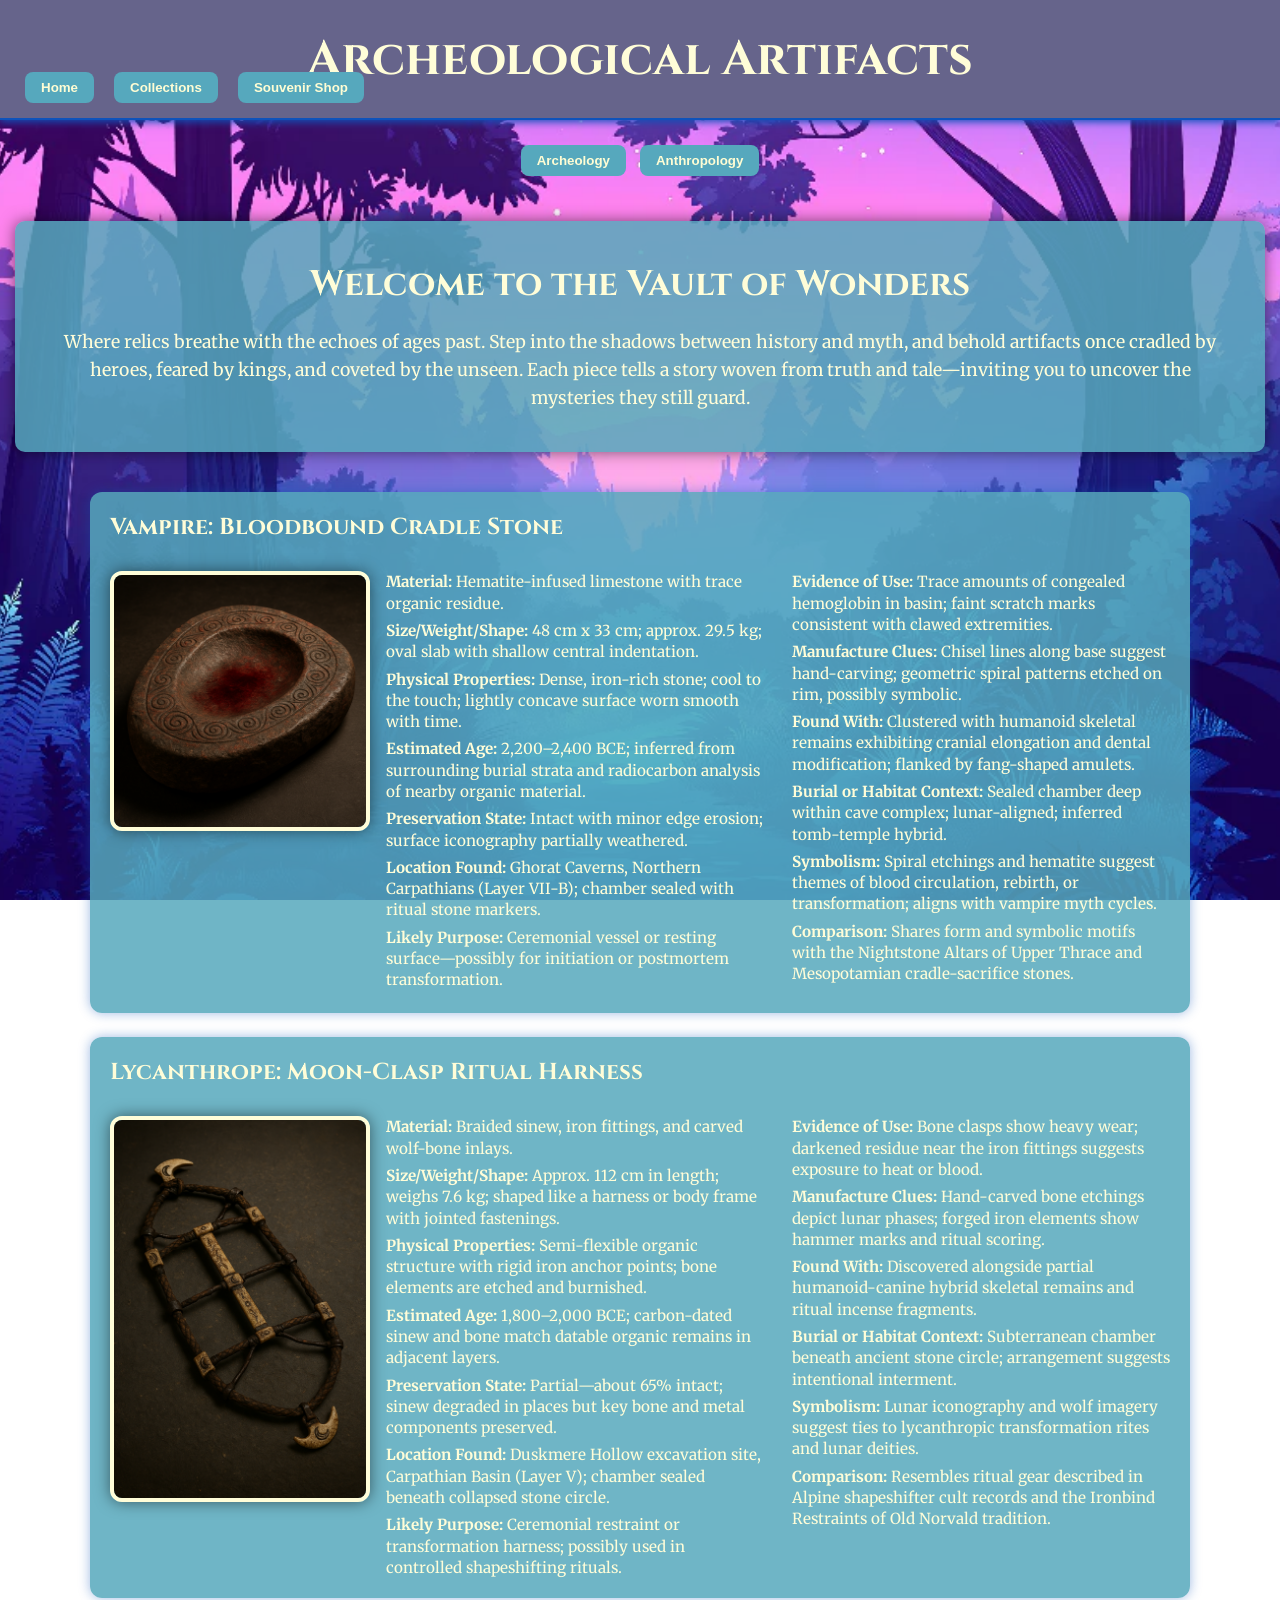
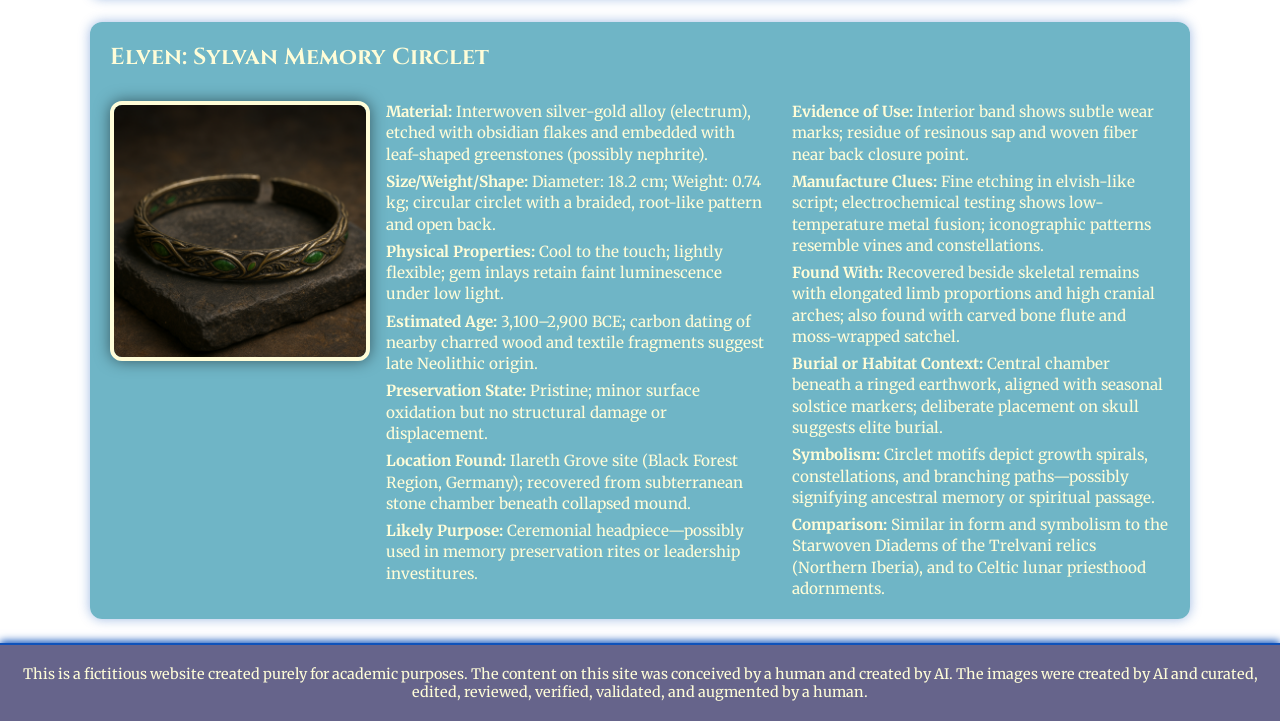
<file: index.html>
<!DOCTYPE html>
<html lang="en">
<head>
  <meta charset="UTF-8">
  <title>Mythical Creature Museum</title>
  <meta name="robots" content="noindex, nofollow">
  <meta name="author" content="Hayley Tymony">
  <link rel="stylesheet" type="text/css" href="css/archeology.css">
  <link href="https://fonts.googleapis.com/css2?family=Cinzel:wght@700&family=Merriweather:ital,wght@1,300&display=swap" rel="stylesheet">
</head>
<body>
  <div class="page-wrapper">
    <header>
      <h1>Archeological Artifacts</h1>
      <div class="nav-buttons">
        <button onclick="location.href='https://yelyaht.github.io/Museum/'">Home</button>
        <button onclick="location.href='https://yelyaht.github.io/Museum/html/collections.html'">Collections</button>
        <button onclick="location.href='https://yelyaht.github.io/SouvenirShop/'">Souvenir Shop</button>
      </div>
    </header>

    <div class="background-wrap">
      <div class="sub-nav-buttons">
        <button onclick="location.href='https://yelyaht.github.io/MuseumArAn/'">Archeology</button>
        <button onclick="location.href='html/anthropology.html'">Anthropology</button>
      </div>

      <main class="home-columns">
        <section class="hero">
          <h2>Welcome to the Vault of Wonders</h2>
          <p>Where relics breathe with the echoes of ages past. Step into the
            shadows between history and myth, and behold artifacts once cradled
            by heroes, feared by kings, and coveted by the unseen. Each piece
            tells a story woven from truth and tale—inviting you to uncover the
            mysteries they still guard.</p>
        </section>

        <div class="creature-grid">

          <!-- Artifact item 1 -->
          <section class="vampire-container">
            <div class="vampire-row">
              <h3><a href="https://yelyaht.github.io/MuseumV/">Vampire: Bloodbound Cradle Stone</a></h3>

              <div class="artifact-media">
                <img src="images/vamart.jpg" alt="Vampire Artifact">
              </div>

              <div class="artifact-text">
                <div class="spec-list">
                  <p><strong>Material:</strong> Hematite-infused limestone with trace organic residue.</p>
                  <p><strong>Size/Weight/Shape:</strong> 48 cm x 33 cm; approx. 29.5 kg; oval
                    slab with shallow central indentation.</p>
                  <p><strong>Physical Properties:</strong> Dense, iron-rich stone; cool to the touch;
                    lightly concave surface worn smooth with time.</p>
                  <p><strong>Estimated Age:</strong> 2,200–2,400 BCE; inferred from surrounding
                    burial strata and radiocarbon analysis of nearby organic material.</p>
                  <p><strong>Preservation State:</strong> Intact with minor edge erosion;
                    surface iconography partially weathered.</p>
                  <p><strong>Location Found:</strong> Ghorat Caverns, Northern Carpathians
                    (Layer VII-B); chamber sealed with ritual stone markers.</p>
                  <p><strong>Likely Purpose:</strong> Ceremonial vessel or resting
                    surface—possibly for initiation or postmortem transformation.</p>
                  <p><strong>Evidence of Use:</strong> Trace amounts of congealed hemoglobin
                    in basin; faint scratch marks consistent with clawed extremities.</p>
                  <p><strong>Manufacture Clues:</strong> Chisel lines along base suggest
                    hand-carving; geometric spiral patterns etched on rim, possibly symbolic.</p>
                  <p><strong>Found With:</strong> Clustered with humanoid skeletal remains
                    exhibiting cranial elongation and dental modification; flanked by fang-shaped
                    amulets.</p>
                  <p><strong>Burial or Habitat Context:</strong> Sealed chamber deep within
                    cave complex; lunar-aligned; inferred tomb-temple hybrid.</p>
                  <p><strong>Symbolism:</strong> Spiral etchings and hematite suggest themes
                    of blood circulation, rebirth, or transformation; aligns with vampire myth
                    cycles.</p>
                  <p><strong>Comparison:</strong> Shares form and symbolic motifs with the
                    Nightstone Altars of Upper Thrace and Mesopotamian cradle-sacrifice stones.</p>
                </div>
              </div>
            </div>
          </section>

          <!-- Artifact item 2 -->
          <section class="werewolf-container">
            <div class="werewolf-row">
              <h3><a href="https://yelyaht.github.io/Museum/html/werewolf.html">Lycanthrope: Moon-Clasp Ritual Harness</a></h3>

              <div class="artifact-media">
                <img src="images/werart.jpg" alt="Werewolf Artifact">
              </div>

              <div class="artifact-text">
                <div class="spec-list">
                  <p><strong>Material:</strong> Braided sinew, iron fittings, and carved
                    wolf-bone inlays.</p>
                  <p><strong>Size/Weight/Shape:</strong> Approx. 112 cm in length; weighs
                    7.6 kg; shaped like a harness or body frame with jointed fastenings.</p>
                  <p><strong>Physical Properties:</strong> Semi-flexible organic structure
                    with rigid iron anchor points; bone elements are etched and burnished.</p>
                  <p><strong>Estimated Age:</strong> 1,800–2,000 BCE; carbon-dated sinew
                    and bone match datable organic remains in adjacent layers.</p>
                  <p><strong>Preservation State:</strong> Partial—about 65% intact; sinew
                    degraded in places but key bone and metal components preserved.</p>
                  <p><strong>Location Found:</strong> Duskmere Hollow excavation site, Carpathian
                    Basin (Layer V); chamber sealed beneath collapsed stone circle.</p>
                  <p><strong>Likely Purpose:</strong> Ceremonial restraint or transformation harness;
                    possibly used in controlled shapeshifting rituals.</p>
                  <p><strong>Evidence of Use:</strong> Bone clasps show heavy wear; darkened
                    residue near the iron fittings suggests exposure to heat or blood.</p>
                  <p><strong>Manufacture Clues:</strong> Hand-carved bone etchings depict lunar phases;
                    forged iron elements show hammer marks and ritual scoring.</p>
                  <p><strong>Found With:</strong> Discovered alongside partial humanoid-canine
                    hybrid skeletal remains and ritual incense fragments.</p>
                  <p><strong>Burial or Habitat Context:</strong> Subterranean chamber beneath
                    ancient stone circle; arrangement suggests intentional interment.</p>
                  <p><strong>Symbolism:</strong> Lunar iconography and wolf imagery suggest ties to
                    lycanthropic transformation rites and lunar deities.</p>
                  <p><strong>Comparison:</strong> Resembles ritual gear described in Alpine
                    shapeshifter cult records and the Ironbind Restraints of Old Norvald tradition.</p>
                </div>
              </div>
            </div>
          </section>

          <!-- Artifact item 3 -->
          <section class="elven-container">
            <div class="elven-row">
              <h3><a href="https://yelyaht.github.io/MuseumE/">Elven: Sylvan Memory Circlet</a></h3>

              <div class="artifact-media">
                <img src="images/elfart.jpg" alt="Elven Artifact">
              </div>

              <div class="artifact-text">
                <div class="spec-list">
                  <p><strong>Material:</strong> Interwoven silver-gold alloy (electrum),
                    etched with obsidian flakes and embedded with leaf-shaped greenstones
                    (possibly nephrite).</p>
                  <p><strong>Size/Weight/Shape:</strong> Diameter: 18.2 cm; Weight: 0.74 kg;
                    circular circlet with a braided, root-like pattern and open back.</p>
                  <p><strong>Physical Properties:</strong> Cool to the touch; lightly
                    flexible; gem inlays retain faint luminescence under low light.</p>
                  <p><strong>Estimated Age:</strong> 3,100–2,900 BCE; carbon dating of
                    nearby charred wood and textile fragments suggest late Neolithic origin.</p>
                  <p><strong>Preservation State:</strong> Pristine; minor surface oxidation
                    but no structural damage or displacement.</p>
                  <p><strong>Location Found:</strong> Ilareth Grove site (Black Forest Region,
                    Germany); recovered from subterranean stone chamber beneath collapsed
                    mound.</p>
                  <p><strong>Likely Purpose:</strong> Ceremonial headpiece—possibly used
                    in memory preservation rites or leadership investitures.</p>
                  <p><strong>Evidence of Use:</strong> Interior band shows subtle wear
                    marks; residue of resinous sap and woven fiber near back closure point.</p>
                  <p><strong>Manufacture Clues:</strong> Fine etching in elvish-like script;
                    electrochemical testing shows low-temperature metal fusion; iconographic
                    patterns resemble vines and constellations.</p>
                  <p><strong>Found With:</strong> Recovered beside skeletal remains with
                    elongated limb proportions and high cranial arches; also found with carved
                    bone flute and moss-wrapped satchel.</p>
                  <p><strong>Burial or Habitat Context:</strong> Central chamber beneath
                    a ringed earthwork, aligned with seasonal solstice markers; deliberate
                    placement on skull suggests elite burial.</p>
                  <p><strong>Symbolism:</strong> Circlet motifs depict growth spirals,
                    constellations, and branching paths—possibly signifying ancestral memory
                    or spiritual passage.</p>
                  <p><strong>Comparison:</strong> Similar in form and symbolism to the
                    Starwoven Diadems of the Trelvani relics (Northern Iberia), and to
                    Celtic lunar priesthood adornments.</p>
                </div>
              </div>
            </div>
          </section>

        </div> 
      </main>
    </div> 

    <footer>
      <p>This is a fictitious website created purely for academic purposes. The
        content on this site was conceived by a human and created by AI. The
        images were created by AI and curated, edited, reviewed, verified,
        validated, and augmented by a human.</p>
    </footer>
  </div> 
</body>
</html>
</file>
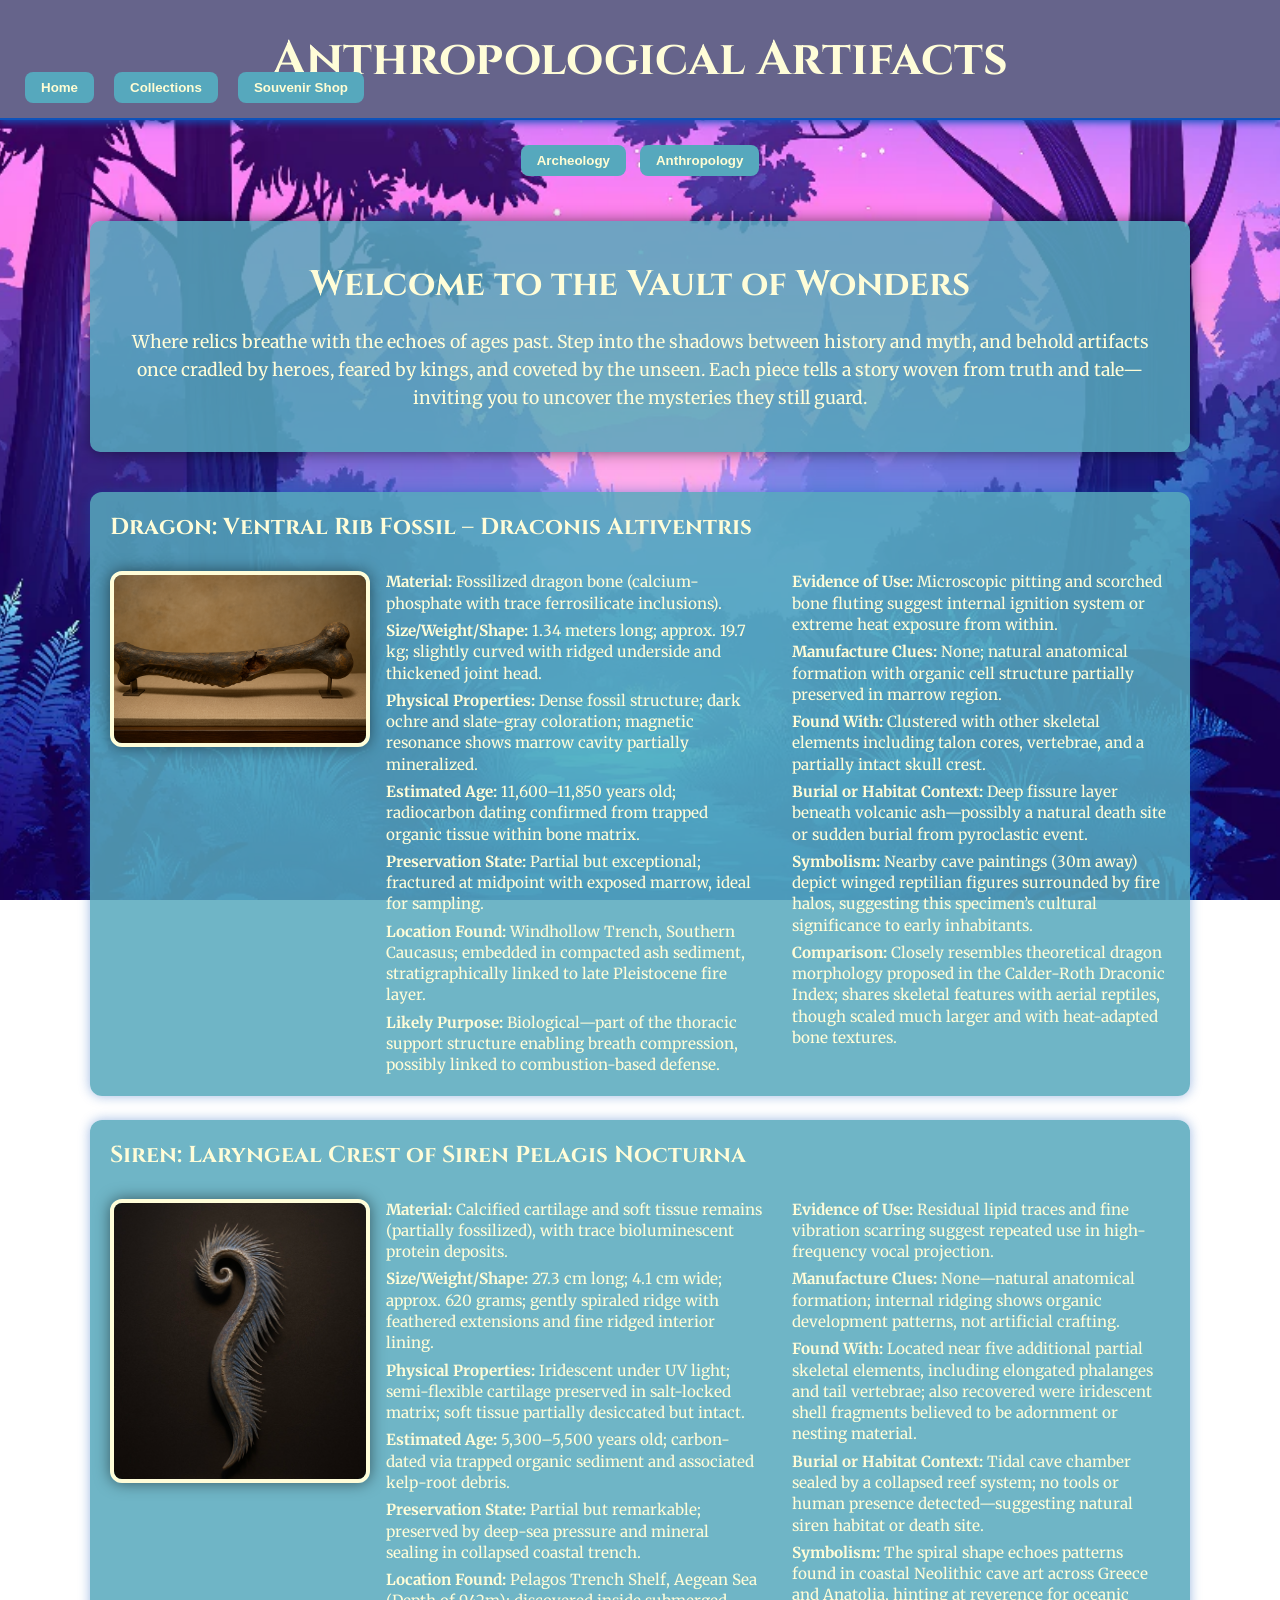
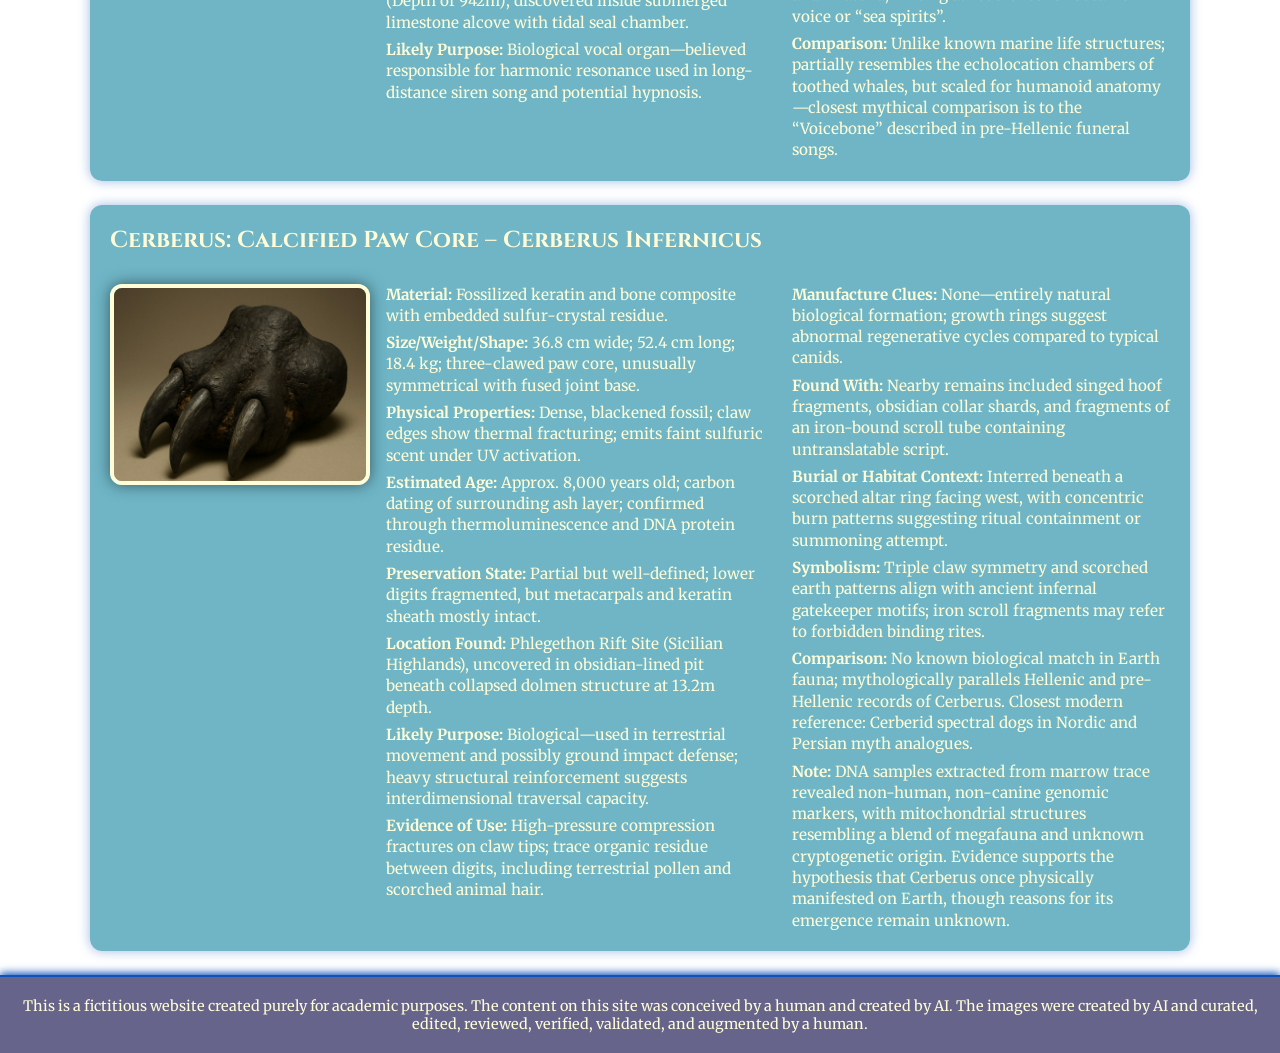
<file: html/anthropology.html>
<!DOCTYPE html>
<html lang="en">
<head>
  <meta charset="UTF-8">
  <title>Mythical Creature Museum</title>
  <meta name="robots" content="noindex, nofollow">
  <meta name="author" content="Hayley Tymony">
  <link rel="stylesheet" type="text/css" href="../css/anthropology.css">
  <link href="https://fonts.googleapis.com/css2?family=Cinzel:wght@700&family=Merriweather:ital,wght@1,300&display=swap" rel="stylesheet">
</head>
<body>
  <div class="page-wrapper">
    <header>
      <h1>Anthropological Artifacts</h1>
      <div class="nav-buttons">
        <button onclick="location.href='https://yelyaht.github.io/Museum/'">Home</button>
        <button onclick="location.href='https://yelyaht.github.io/Museum/html/collections.html'">Collections</button>
        <button onclick="location.href='https://yelyaht.github.io/SouvenirShop/'">Souvenir Shop</button>
      </div>
    </header>

    <div class="background-wrap">
      <div class="sub-nav-buttons">
        <button onclick="location.href='https://yelyaht.github.io/MuseumArAn/'">Archeology</button>
        <!-- FIXED: closed the inner single quote -->
        <button onclick="location.href='https://yelyaht.github.io/MuseumArAn/html/anthropology.html'">Anthropology</button>
      </div>

      <main class="home-columns">
        <section class="hero">
          <h2>Welcome to the Vault of Wonders</h2>
          <p>Where relics breathe with the echoes of ages past. Step into the
            shadows between history and myth, and behold artifacts once cradled
            by heroes, feared by kings, and coveted by the unseen. Each piece
            tells a story woven from truth and tale—inviting you to uncover the
            mysteries they still guard.</p>
        </section>

        <div class="creature-grid">

          <!-- Artifact item 1 -->
          <section class="dragon-container">
            <div class="dragon-row">
              <h3><a href="https://yelyaht.github.io/Museum/html/dragons.html">Dragon: Ventral Rib Fossil – Draconis Altiventris</a></h3>

              <div class="artifact-media">
                <img src="../images/dragart.jpg" alt="Dragon Artifact">
              </div>

              <div class="artifact-text">
                <div class="spec-list">
                  <p><strong>Material:</strong> Fossilized dragon bone (calcium-phosphate with trace ferrosilicate inclusions).</p>
                  <p><strong>Size/Weight/Shape:</strong> 1.34 meters long; approx. 19.7 kg; slightly curved with ridged underside
                  and thickened joint head.</p>
                  <p><strong>Physical Properties:</strong> Dense fossil structure; dark ochre and slate-gray coloration; magnetic
                  resonance shows marrow cavity partially mineralized.</p>
                  <p><strong>Estimated Age:</strong> 11,600–11,850 years old; radiocarbon dating confirmed from trapped organic tissue
                  within bone matrix.</p>
                  <p><strong>Preservation State:</strong> Partial but exceptional; fractured at midpoint with exposed marrow, ideal
                  for sampling.</p>
                  <p><strong>Location Found:</strong> Windhollow Trench, Southern Caucasus; embedded in compacted ash sediment,
                  stratigraphically linked to late Pleistocene fire layer.</p>
                  <p><strong>Likely Purpose:</strong> Biological—part of the thoracic support structure enabling breath compression,
                  possibly linked to combustion-based defense.</p>
                  <p><strong>Evidence of Use:</strong> Microscopic pitting and scorched bone fluting suggest internal ignition
                  system or extreme heat exposure from within.</p>
                  <p><strong>Manufacture Clues:</strong> None; natural anatomical formation with organic cell structure partially
                  preserved in marrow region.</p>
                  <p><strong>Found With:</strong> Clustered with other skeletal elements including talon cores, vertebrae, and a
                  partially intact skull crest.</p>
                  <p><strong>Burial or Habitat Context:</strong> Deep fissure layer beneath volcanic ash—possibly a natural death
                  site or sudden burial from pyroclastic event.</p>
                  <p><strong>Symbolism:</strong> Nearby cave paintings (30m away) depict winged reptilian figures surrounded by fire
                  halos, suggesting this specimen’s cultural significance to early inhabitants.</p>
                  <p><strong>Comparison:</strong> Closely resembles theoretical dragon morphology proposed in the Calder-Roth Draconic
                  Index; shares skeletal features with aerial reptiles, though scaled much larger and with heat-adapted bone textures.</p>
                </div>
              </div>
            </div>
          </section>

          <!-- Artifact item 2 -->
          <section class="siren-container">
            <div class="siren-row">
              <h3><a href="https://yelyaht.github.io/Museum/html/sirens.html">Siren: Laryngeal Crest of Siren Pelagis Nocturna</a></h3>

              <div class="artifact-media">
                <img src="../images/siart.jpg" alt="Siren Artifact">
              </div>

              <div class="artifact-text">
                <div class="spec-list">
                  <p><strong>Material:</strong> Calcified cartilage and soft tissue remains
                  (partially fossilized), with trace bioluminescent protein deposits.</p>
                  <p><strong>Size/Weight/Shape:</strong> 27.3 cm long; 4.1 cm wide; approx.
                  620 grams; gently spiraled ridge with feathered extensions and fine ridged interior lining.</p>
                  <p><strong>Physical Properties:</strong> Iridescent under UV light; semi-flexible cartilage
                  preserved in salt-locked matrix; soft tissue partially desiccated but intact.</p>
                  <p><strong>Estimated Age:</strong> 5,300–5,500 years old; carbon-dated via trapped organic
                  sediment and associated kelp-root debris.</p>
                  <p><strong>Preservation State:</strong> Partial but remarkable; preserved by deep-sea pressure
                  and mineral sealing in collapsed coastal trench.</p>
                  <p><strong>Location Found:</strong> Pelagos Trench Shelf, Aegean Sea (Depth of 942m); discovered
                  inside submerged limestone alcove with tidal seal chamber.</p>
                  <p><strong>Likely Purpose:</strong> Biological vocal organ—believed responsible for harmonic resonance
                  used in long-distance siren song and potential hypnosis.</p>
                  <p><strong>Evidence of Use:</strong> Residual lipid traces and fine vibration scarring suggest
                  repeated use in high-frequency vocal projection.</p>
                  <p><strong>Manufacture Clues:</strong> None—natural anatomical formation; internal ridging shows
                  organic development patterns, not artificial crafting.</p>
                  <p><strong>Found With:</strong> Located near five additional partial skeletal elements, including
                  elongated phalanges and tail vertebrae; also recovered were iridescent shell fragments believed to
                  be adornment or nesting material.</p>
                  <p><strong>Burial or Habitat Context:</strong> Tidal cave chamber sealed by a collapsed reef system;
                  no tools or human presence detected—suggesting natural siren habitat or death site.</p>
                  <p><strong>Symbolism:</strong> The spiral shape echoes patterns found in coastal Neolithic cave art
                  across Greece and Anatolia, hinting at reverence for oceanic voice or “sea spirits”.</p>
                  <p><strong>Comparison:</strong> Unlike known marine life structures; partially resembles the echolocation
                  chambers of toothed whales, but scaled for humanoid anatomy—closest mythical comparison is to the
                  “Voicebone” described in pre-Hellenic funeral songs.</p>
                </div>
              </div>
            </div>
          </section>

          <!-- Artifact item 3 -->
          <section class="cerberus-container">
            <div class="cerberus-row">
              <h3><a href="https://yelyaht.github.io/MuseumC/">Cerberus: Calcified Paw Core – Cerberus Infernicus</a></h3>

              <div class="artifact-media">
                <img src="../images/cerbart.jpg" alt="Cerberus Artifact">
              </div>

              <div class="artifact-text">
                <div class="spec-list">
                  <p><strong>Material:</strong> Fossilized keratin and bone composite with
                  embedded sulfur-crystal residue.</p>
                  <p><strong>Size/Weight/Shape:</strong> 36.8 cm wide; 52.4 cm long; 18.4 kg;
                  three-clawed paw core, unusually symmetrical with fused joint base.</p>
                  <p><strong>Physical Properties:</strong> Dense, blackened fossil; claw edges
                  show thermal fracturing; emits faint sulfuric scent under UV activation.</p>
                  <p><strong>Estimated Age:</strong> Approx. 8,000 years old; carbon dating of
                  surrounding ash layer; confirmed through thermoluminescence and DNA protein
                  residue.</p>
                  <p><strong>Preservation State:</strong> Partial but well-defined; lower digits
                  fragmented, but metacarpals and keratin sheath mostly intact.</p>
                  <p><strong>Location Found:</strong> Phlegethon Rift Site (Sicilian Highlands),
                  uncovered in obsidian-lined pit beneath collapsed dolmen structure at 13.2m depth.</p>
                  <p><strong>Likely Purpose:</strong> Biological—used in terrestrial movement and
                  possibly ground impact defense; heavy structural reinforcement suggests
                  interdimensional traversal capacity.</p>
                  <p><strong>Evidence of Use:</strong> High-pressure compression fractures on claw
                  tips; trace organic residue between digits, including terrestrial pollen and
                  scorched animal hair.</p>
                  <p><strong>Manufacture Clues:</strong> None—entirely natural biological formation;
                  growth rings suggest abnormal regenerative cycles compared to typical canids.</p>
                  <p><strong>Found With:</strong> Nearby remains included singed hoof fragments,
                  obsidian collar shards, and fragments of an iron-bound scroll tube containing
                  untranslatable script.</p>
                  <p><strong>Burial or Habitat Context:</strong> Interred beneath a scorched altar
                  ring facing west, with concentric burn patterns suggesting ritual containment or
                  summoning attempt.</p>
                  <p><strong>Symbolism:</strong> Triple claw symmetry and scorched earth patterns
                  align with ancient infernal gatekeeper motifs; iron scroll fragments may refer
                  to forbidden binding rites.</p>
                  <p><strong>Comparison:</strong> No known biological match in Earth fauna;
                  mythologically parallels Hellenic and pre-Hellenic records of Cerberus. Closest
                  modern reference: Cerberid spectral dogs in Nordic and Persian myth analogues.</p>
                  <p><strong>Note:</strong> DNA samples extracted from marrow trace revealed non-human,
                  non-canine genomic markers, with mitochondrial structures resembling a blend of
                  megafauna and unknown cryptogenetic origin. Evidence supports the hypothesis that Cerberus
                  once physically manifested on Earth, though reasons for its emergence remain unknown.</p>
                </div>
              </div>
            </div>
          </section>

        </div> 
      </main>
    </div>

    <footer>
      <p>This is a fictitious website created purely for academic purposes. The
        content on this site was conceived by a human and created by AI. The
        images were created by AI and curated, edited, reviewed, verified,
        validated, and augmented by a human.</p>
    </footer>
  </div>
</body>
</html>
</file>
<file: css/archeology.css>
/* Fonts */
@import url('https://fonts.googleapis.com/css2?family=Cinzel:wght@700&family=Merriweather:ital,wght@1,300&display=swap');

/* Base reset */
* {
  box-sizing: border-box;
  margin: 0;
  padding: 0;
}

html, body {
  height: 100%;
  padding: 0;
  margin: 0;
}

body {
  margin: 0;
  font-family: 'Merriweather', serif;
  background: url('../images/banner.jpg') no-repeat center center fixed;
  background-size: cover;
  color: #fffdd8;
  text-align: center;
}

header {
  position: sticky;
  top: 0;
  background-color: #66648b;
  color: #fffdd8;
  padding: 20px;
  z-index: 1000;
  border-bottom: 2px solid #0f52ba;
  text-align: center;
  font-family: 'Cinzel', serif;
  font-size: 2em;
  display: flex;
  align-items: center;
  justify-content: center;
  position: sticky;
  top: 0;
  height: 120px;
  box-shadow: 0 2px 8px #0f52ba;
}

header h1 {
  padding: 20px;
  margin: 0;
  font-size: 3rem;
}

.nav-buttons {
  position: absolute;
  bottom: 10px;
  left: 20px;
  display: flex;
  gap: 10px;
}

.sub-nav-buttons {
  margin: 20px 0;
}

button {
  margin: 5px;
  padding: 8px 16px;
  background-color: #56a8bd;
  color: #FFFDD4;
  border: none;
  border-radius: 8px;
  cursor: pointer;
  font-weight: bold;
  transition: background-color 0.3s ease;
}

button:hover {
  background-color: #56a8bd;
}

.hero {
  background-color: rgba(86, 168, 189, 0.85); 
  padding: 40px;
  border-radius: 10px;
  max-width: 1250px;
  margin: 40px auto;
  text-align: center;
  color: #fffdd8;
  box-shadow: 0 0 15px rgba(0, 0, 0, 0.5);
}

.hero h2 {
  font-family: 'Cinzel', serif;
  font-size: 2.2rem;
  margin-bottom: 20px;
}

.hero p {
  font-size: 1.1rem;
  line-height: 1.6;
}

.artifact h2 {
  background-color: rgba(90, 170, 220, 0.8);
  display: inline-block;
  padding: 20px 40px;
  border-radius: 10px;
  font-size: 2.5rem;
  font-family: 'Cinzel', serif;
  margin-top: 40px;
}

.vampire-container,
.werewolf-container,
.elven-container {
  padding: 0;
  font-size: inherit;
  font-weight: normal;
  border-radius: 10px;
  max-width: 1100px;
  margin: 24px auto;
  text-align: left;
}

.vampire-row,
.werewolf-row,
.elven-row {
  display: grid;
  grid-template: 260px 1fr;
  grid-template-rows: auto 1fr;
  grid-template-areas:
    "title title"
    "media content";
  gap: 16px;
  padding: 20px;
  border-radius: 12px;
  background-color: rgba(86, 168, 189, 0.85);
  box-shadow: 0 0 12px rgba(15, 82, 186, 0.4);
}

/* Headings above each artifact */
.vampire-row h3,
.werewolf-row h3,
.elven-row h3 {
  grid-area: title;
  margin: 0 0 12px 0;          /* space below title */
  font-family: 'Cinzel', serif;
  font-size: 1.2em;
}

.vampire-row h3 a,
.werewolf-row h3 a,
.elven-row h3 a {
  color: #fffdd8;
  text-decoration: none;
  font-size: 1.2em;
}

.vampire-row h3 a:hover,
.werewolf-row h3 a:hover,
.elven-row h3 a:hover { text-decoration: underline; }

/*
.artifact-title {
  grid-area: title;
  margin: 0 0 4px 0;
  font-family: 'Cinzel', serif;
  font-size: 1em;
}

.artifact-title a {
  color: #fffdd8
  text-decoration: none;
}*/

/* column/grid */
.artifact-media { grid-area: media; }
.artifact-media img {
  width: 100%;
  max-width: 260px;
  height: auto;
  border: 4px solid #fffdd8;
  border-radius: 12px;
  box-shadow: 0 0 15px rgba(0,0,0,0.5);
  display: block;
}

.artifact-text{ grid-area: content; }
.spec-list {
  column-count: 2;
  column-gap: 28px;
  margin: 0;
  font-size: 0.95rem;
  line-height: 1.4;
}

.spec-list p{
  break-inside: avoid;
  margin: 0 0 6px 0;
}

/* Footer */
footer {
  background-color: #66648b;
  text-align: center;
  padding: 20px;
  margin-top: auto;
  border-top: 2px solid #0f52ba;
  font-size: 0.9em;
  box-shadow: 0 -2px 8px #0f52ba;
  width: 100%;
}
</file>
<file: css/anthropology.css>
/* Fonts */
@import url('https://fonts.googleapis.com/css2?family=Cinzel:wght@700&family=Merriweather:ital,wght@1,300&display=swap');

/* Base reset */
* {
  box-sizing: border-box;
  margin: 0;
  padding: 0;
}

html, body {
  height: 100%;
  padding: 0;
  margin: 0;
}

body {
  margin: 0;
  font-family: 'Merriweather', serif;
  background: url('../images/banner.jpg') no-repeat center center fixed;
  background-size: cover;
  color: #fffdd8;
  text-align: center;
}

header {
  position: sticky;
  top: 0;
  background-color: #66648b;
  color: #fffdd8;
  padding: 20px;
  z-index: 1000;
  border-bottom: 2px solid #0f52ba;
  text-align: center;
  font-family: 'Cinzel', serif;
  font-size: 2em;
  display: flex;
  align-items: center;
  justify-content: center;
  position: sticky;
  top: 0;
  height: 120px;
  box-shadow: 0 2px 8px #0f52ba;
}

header h1 {
  padding: 20px;
  margin: 0;
  font-size: 3rem;
}

.nav-buttons {
  position: absolute;
  bottom: 10px;
  left: 20px;
  display: flex;
  gap: 10px;
}

button {
  margin: 5px;
  padding: 8px 16px;
  background-color: #56a8bd;
  color: #FFFDD4;
  border: none;
  border-radius: 8px;
  cursor: pointer;
  font-weight: bold;
  transition: background-color 0.3s ease;
}

.sub-nav-buttons {
  margin: 20px 0;
}

button:hover {
  background-color: #56a8bd;
}

.hero {
  background-color: rgba(86, 168, 189, 0.85); 
  padding: 40px;
  border-radius: 10px;
  max-width: 1100px; /* narrower */
  margin: 40px auto;
  text-align: center;
  color: #fffdd8;
  box-shadow: 0 0 15px rgba(0, 0, 0, 0.5);
}

.hero h2 {
  font-family: 'Cinzel', serif;
  font-size: 2.2rem;
  margin-bottom: 20px;
}

.hero p {
  font-size: 1.1rem;
  line-height: 1.6;
}

.artifact h2 {
  background-color: rgba(90, 170, 220, 0.8);
  display: inline-block;
  padding: 20px 40px;
  border-radius: 10px;
  font-size: 2.5rem;
  font-family: 'Cinzel', serif;
  margin-top: 40px;
}

.dragon-container,
.siren-container,
.cerberus-container {
  padding: 0;
  font-size: inherit;
  font-weight: normal;
  border-radius: 10px;
  max-width: 1100px;
  margin: 24px auto;
  text-align: left;
}

.dragon-row,
.siren-row,
.cerberus-row {
  display: grid;
  grid-template: 260px 1fr;
  grid-template-rows: auto 1fr;
  grid-template-areas:
    "title title"
    "media content";
  gap: 16px;
  padding: 20px;
  border-radius: 12px;
  background-color: rgba(86, 168, 189, 0.85);
  box-shadow: 0 0 12px rgba(15, 82, 186, 0.4);
}

/* Headings above each artifact */
.dragon-row h3,
.siren-row h3,
.cerberus-row h3 {
  grid-area: title;
  margin: 0 0 12px 0;          /* space below title */
  font-family: 'Cinzel', serif;
  font-size: 1.2em;
}

.dragon-row h3 a,
.siren-row h3 a,
.cerberus-row h3 a {
  color: #fffdd8;
  text-decoration: none;
  font-size: 1.2em;
}

.dragon-row h3 a:hover,
.siren-row h3 a:hover,
.cerberus-row h3 a:hover { text-decoration: underline; }

/*
.artifact-title {
  grid-area: title;
  margin: 0 0 4px 0;
  font-family: 'Cinzel', serif;
  font-size: 1em;
}

.artifact-title a {
  color: #fffdd8
  text-decoration: none;
}*/

/* column/grid */
.artifact-media { grid-area: media; }
.artifact-media img {
  width: 100%;
  max-width: 260px;
  height: auto;
  border: 4px solid #fffdd8;
  border-radius: 12px;
  box-shadow: 0 0 15px rgba(0,0,0,0.5);
  display: block;
}

.artifact-text{ grid-area: content; }
.spec-list {
  column-count: 2;
  column-gap: 28px;
  margin: 0;
  font-size: 0.95rem;
  line-height: 1.4;
}

.spec-list p{
  break-inside: avoid;
  margin: 0 0 6px 0;
}

/* Footer */
footer {
  background-color: #66648b;
  text-align: center;
  padding: 20px;
  margin-top: auto;
  border-top: 2px solid #0f52ba;
  font-size: 0.9em;
  box-shadow: 0 -2px 8px #0f52ba;
  width: 100%;
}
</file>
